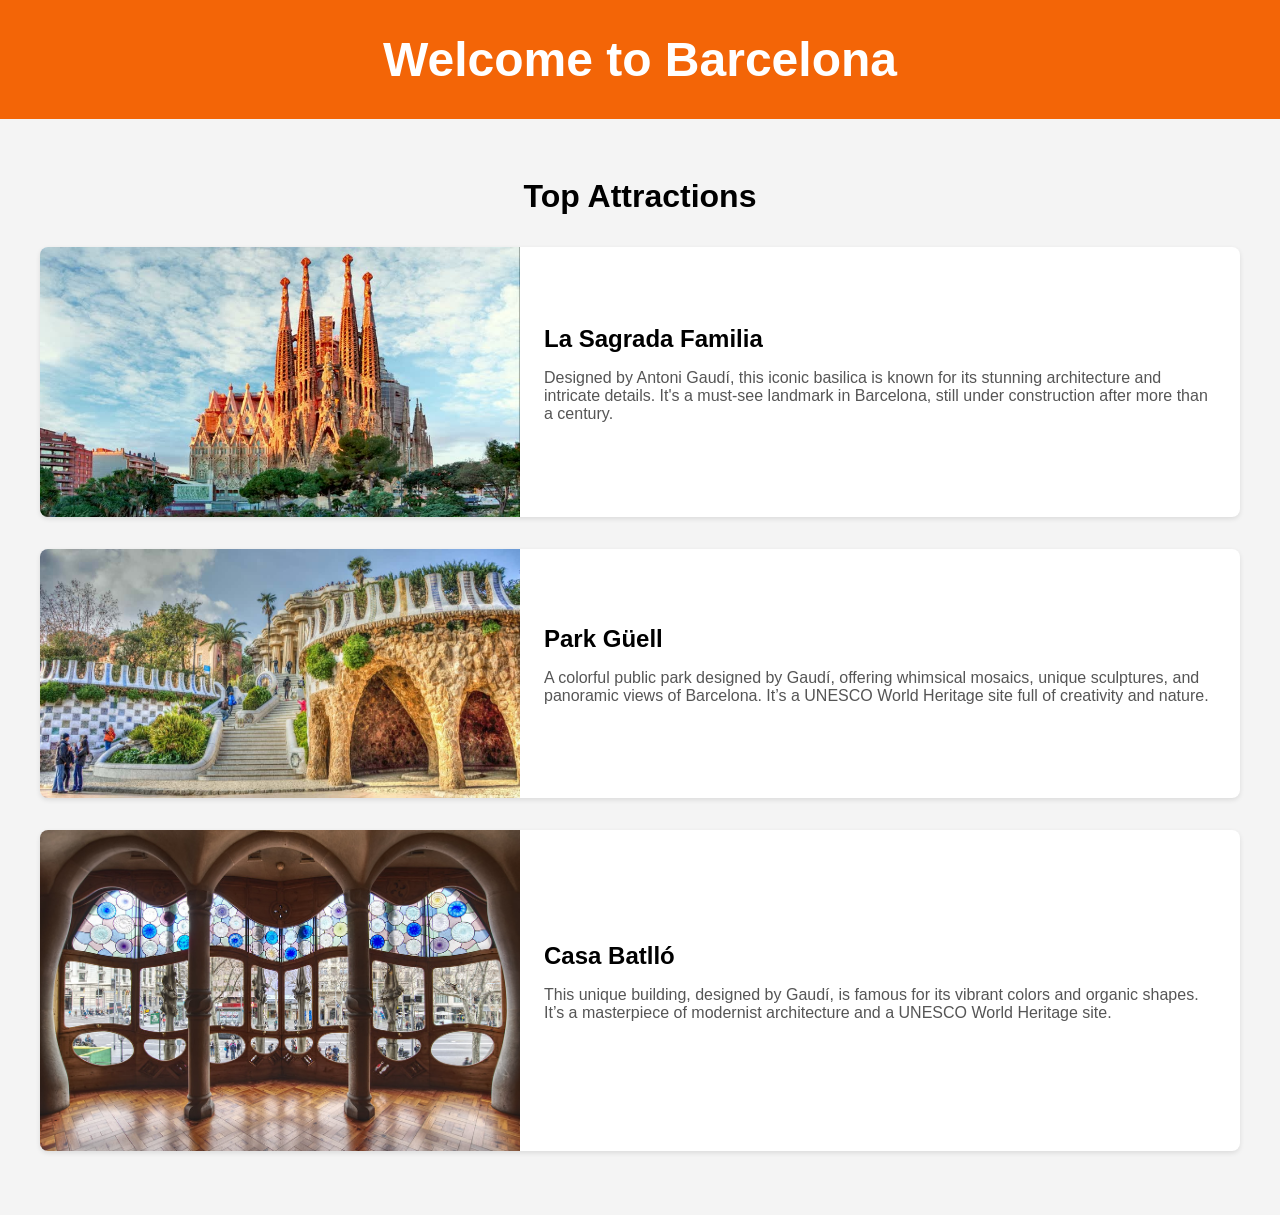
<file: index3.html>
<!DOCTYPE html>
<html lang="en">

<head>
    <meta charset="UTF-8">
    <meta name="viewport" content="width=device-width, initial-scale=1.0">
    <meta http-equiv="X-UA-Compatible" content="ie=edge">
    <title>Barcelona</title>

    <!-- CSS Styles -->
    <style>
        body {
            font-family: Arial, sans-serif;
            margin: 0;
            padding: 0; 
            background-color: #f4f4f4;
        }

        header {
            background-color: #f36507;
            color: white;
            padding: 2rem;
            text-align: center;
        }

        header h1 {
            margin: 0;
            font-size: 3rem;
        }

        .attractions {
            padding: 2rem;
            max-width: 1200px;
            margin: 0 auto;
        }

        .attractions h2 {
            text-align: center;
            font-size: 2rem;
            margin-bottom: 2rem;
        }

        .attraction {
            display: flex;
            align-items: center;
            margin-bottom: 2rem;
            background-color: white;
            border-radius: 8px;
            box-shadow: 0 2px 5px rgba(0, 0, 0, 0.1);
            overflow: hidden;
        }

        .attraction img {
            width: 40%;
            height: auto;
            object-fit: cover;
        }

        .content {
            padding: 1.5rem;
            width: 60%;
        }

        .content h3 {
            font-size: 1.5rem;
            margin: 0 0 1rem 0;
        }

        .content p {
            color: #555;
            font-size: 1rem;
        }
    </style>

</head>

<body>

    <header>
        <h1>Welcome to Barcelona</h1>
    </header>

    <section class="attractions">
        <h2>Top Attractions</h2>

        <div class="attraction">
            <img src="images/sagrada.jpg" alt="">
            <div class="content">
                <h3>La Sagrada Familia</h3>
                <p>Designed by Antoni Gaudí, this iconic basilica is known for its stunning architecture and intricate details. It's a must-see landmark in Barcelona, still under construction after more than a century.</p>
            </div>
        </div>

        <div class="attraction">
            <img src="images/guell.jpg" alt="">
            <div class="content">
                <h3>Park Güell</h3>
                <p>A colorful public park designed by Gaudí, offering whimsical mosaics, unique sculptures, and panoramic views of Barcelona. It’s a UNESCO World Heritage site full of creativity and nature.</p>
            </div>
        </div>

        <div class="attraction">
            <img src="images/casa-batllo.jpeg" alt="">
            <div class="content">
                <h3>Casa Batlló</h3>
                <p>This unique building, designed by Gaudí, is famous for its vibrant colors and organic shapes. It’s a masterpiece of modernist architecture and a UNESCO World Heritage site.</p>
            </div>
        </div>

    </section>
</body>
</html>
</file>
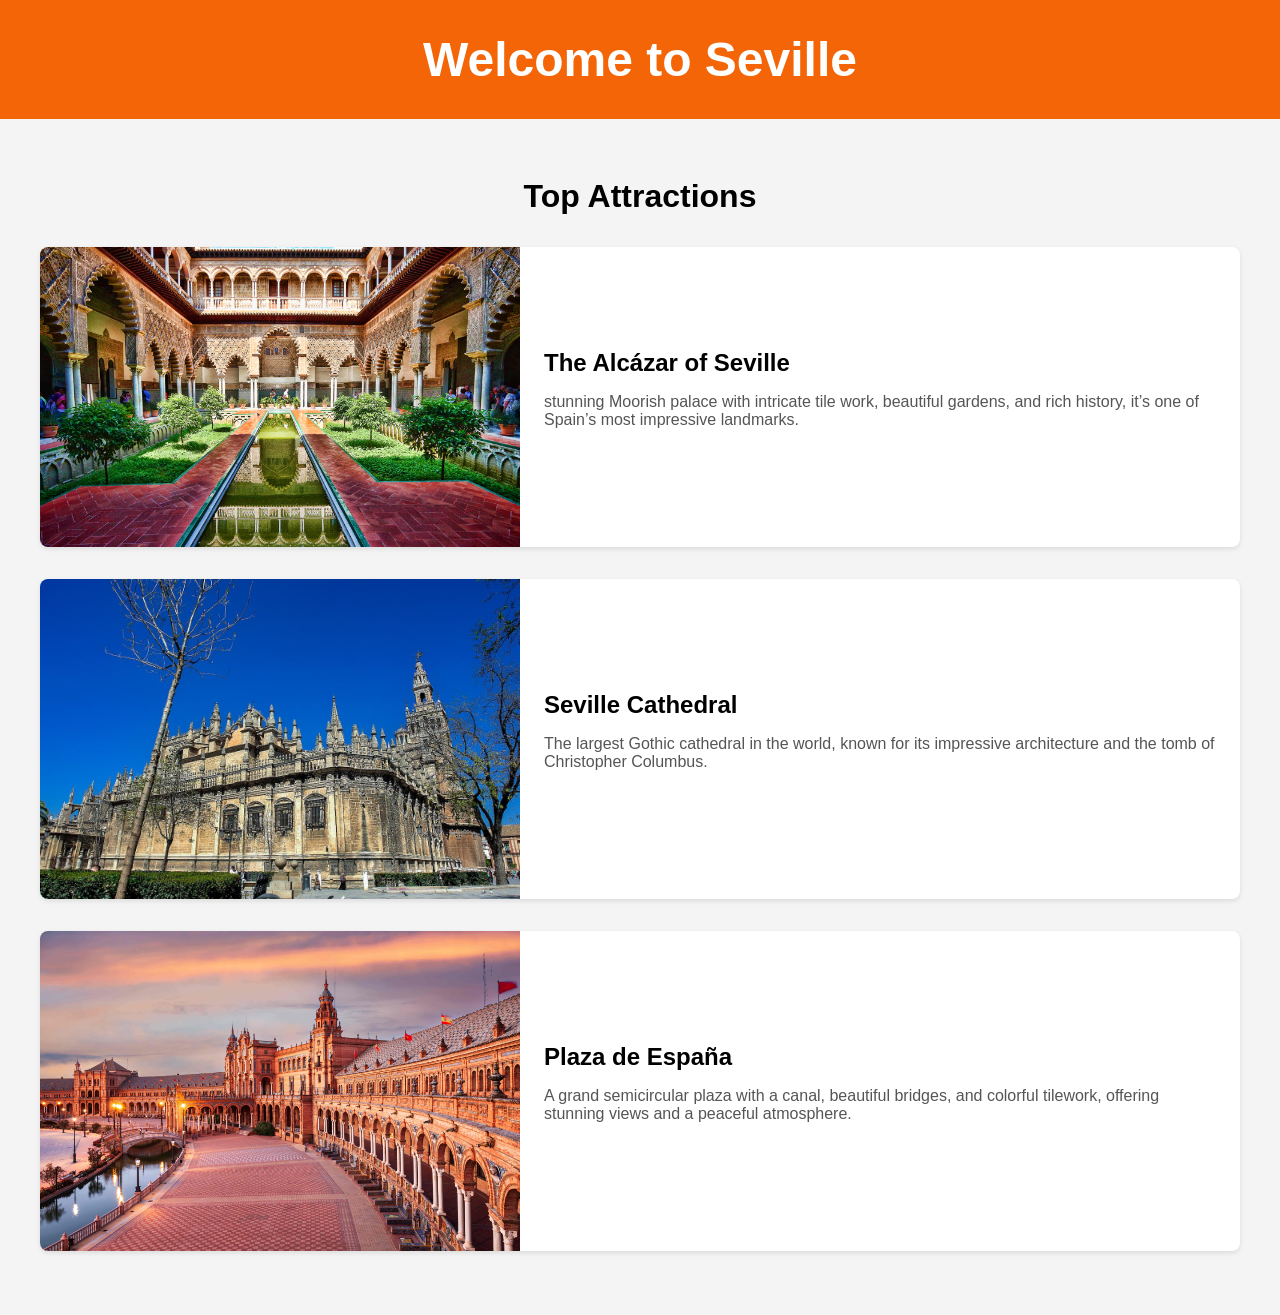
<file: index4.html>
<!DOCTYPE html>
<html lang="en">

<head>
    <meta charset="UTF-8">
    <meta name="viewport" content="width=device-width, initial-scale=1.0">
    <meta http-equiv="X-UA-Compatible" content="ie=edge">
    <title>Seville</title>

    <!-- CSS Styles -->
    <style>
        body {
            font-family: Arial, sans-serif;
            margin: 0;
            padding: 0;
            background-color: #f4f4f4;
        }

        header {
            background-color: #f36507;
            color: white;
            padding: 2rem;
            text-align: center;
        }

        header h1 {
            margin: 0;
            font-size: 3rem;
        }

        .attractions {
            padding: 2rem;
            max-width: 1200px;
            margin: 0 auto;
        }

        .attractions h2 {
            text-align: center;
            font-size: 2rem;
            margin-bottom: 2rem;
        }

        .attraction {
            display: flex;
            align-items: center;
            margin-bottom: 2rem;
            background-color: white;
            border-radius: 8px;
            box-shadow: 0 2px 5px rgba(0, 0, 0, 0.1);
            overflow: hidden;
        }

        .attraction img {
            width: 40%;
            height: auto;
            object-fit: cover;
        }

        .content {
            padding: 1.5rem;
            width: 60%;
        }

        .content h3 {
            font-size: 1.5rem;
            margin: 0 0 1rem 0;
        }

        .content p {
            color: #555;
            font-size: 1rem;
        }

    </style>

</head>

<body>

    <header>
        <h1>Welcome to Seville</h1>
    </header>

    <section class="attractions">
        <h2>Top Attractions</h2>

        <div class="attraction">
            <img src="images/alcazar.jpg" alt="">
            <div class="content">
                <h3>The Alcázar of Seville</h3>
                <p> stunning Moorish palace with intricate tile work, beautiful gardens, and rich history, it’s one of Spain’s most impressive landmarks.</p>
            </div>
        </div>

        <div class="attraction">
            <img src="images/seville-cathedral.jpg" alt="">
            <div class="content">
                <h3>Seville Cathedral</h3>
                <p>The largest Gothic cathedral in the world, known for its impressive architecture and the tomb of Christopher Columbus.</p>
            </div>
        </div>

        <div class="attraction">
            <img src="images/plaza_seville.jpg" alt="">
            <div class="content">
                <h3>Plaza de España</h3>
                <p>A grand semicircular plaza with a canal, beautiful bridges, and colorful tilework, offering stunning views and a peaceful atmosphere.</p>
            </div>
        </div>

    </section>

</body>

</html>
</file>
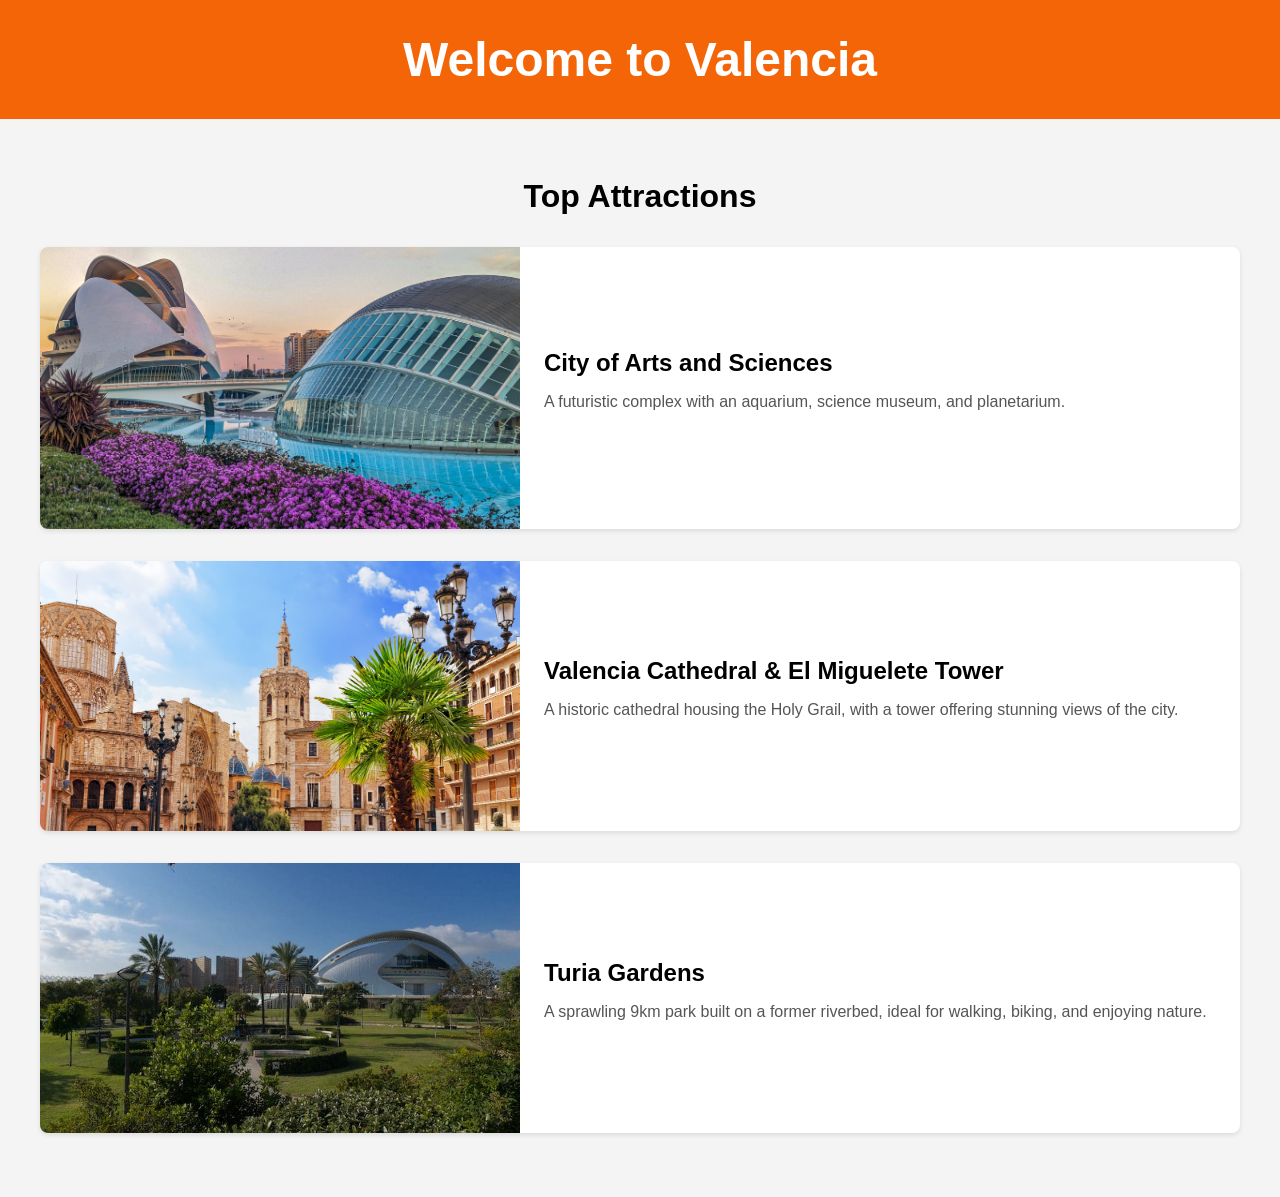
<file: index5.html>
<!DOCTYPE html>
<html lang="en">

<head>
    <meta charset="UTF-8">
    <meta name="viewport" content="width=device-width, initial-scale=1.0">
    <meta http-equiv="X-UA-Compatible" content="ie=edge">
    <title>Valencia</title>

    <!-- CSS Styles -->
    <style>
        body {
            font-family: Arial, sans-serif;
            margin: 0;
            padding: 0;
            

            background-color: #f4f4f4;
        }

        header {
            background-color: #f36507;
            color: white;
            padding: 2rem;
            text-align: center;
        }

        header h1 {
            margin: 0;
            font-size: 3rem;
        }

        .attractions {
            padding: 2rem;
            max-width: 1200px;
            margin: 0 auto;
        }

        .attractions h2 {
            text-align: center;
            font-size: 2rem;
            margin-bottom: 2rem;
        }

        .attraction {
            display: flex;
            align-items: center;
            margin-bottom: 2rem;
            background-color: white;
            border-radius: 8px;
            box-shadow: 0 2px 5px rgba(0, 0, 0, 0.1);
            overflow: hidden;
        }

        .attraction img {
            width: 40%;
            height: auto;
            object-fit: cover;
        }

        .content {
            padding: 1.5rem;
            width: 60%;
        }

        .content h3 {
            font-size: 1.5rem;
            margin: 0 0 1rem 0;
        }

        .content p {
            color: #555;
            font-size: 1rem;
        }

    </style>

</head>

<body>

    <header>
        <h1>Welcome to Valencia</h1>
    </header>

    <section class="attractions">
        <h2>Top Attractions</h2>

        <div class="attraction">
            <img src="images/city_art.jpg" alt="">
            <div class="content">
                <h3>City of Arts and Sciences</h3>
                <p>  A futuristic complex with an aquarium, science museum, and planetarium.</p>
            </div>
        </div>

        <div class="attraction">
            <img src="images/Catedral-y-Micalet.jpg" alt="">
            <div class="content">
                <h3>Valencia Cathedral & El Miguelete Tower</h3>
                <p>A historic cathedral housing the Holy Grail, with a tower offering stunning views of the city.</p>
            </div>
        </div>

        <div class="attraction">
            <img src="images/Turia-Garden.jpg" alt="">
            <div class="content">
                <h3>Turia Gardens</h3>
                <p>A sprawling 9km park built on a former riverbed, ideal for walking, biking, and enjoying nature.</p>
            </div>
        </div>

    </section>

</body>

</html>
</file>
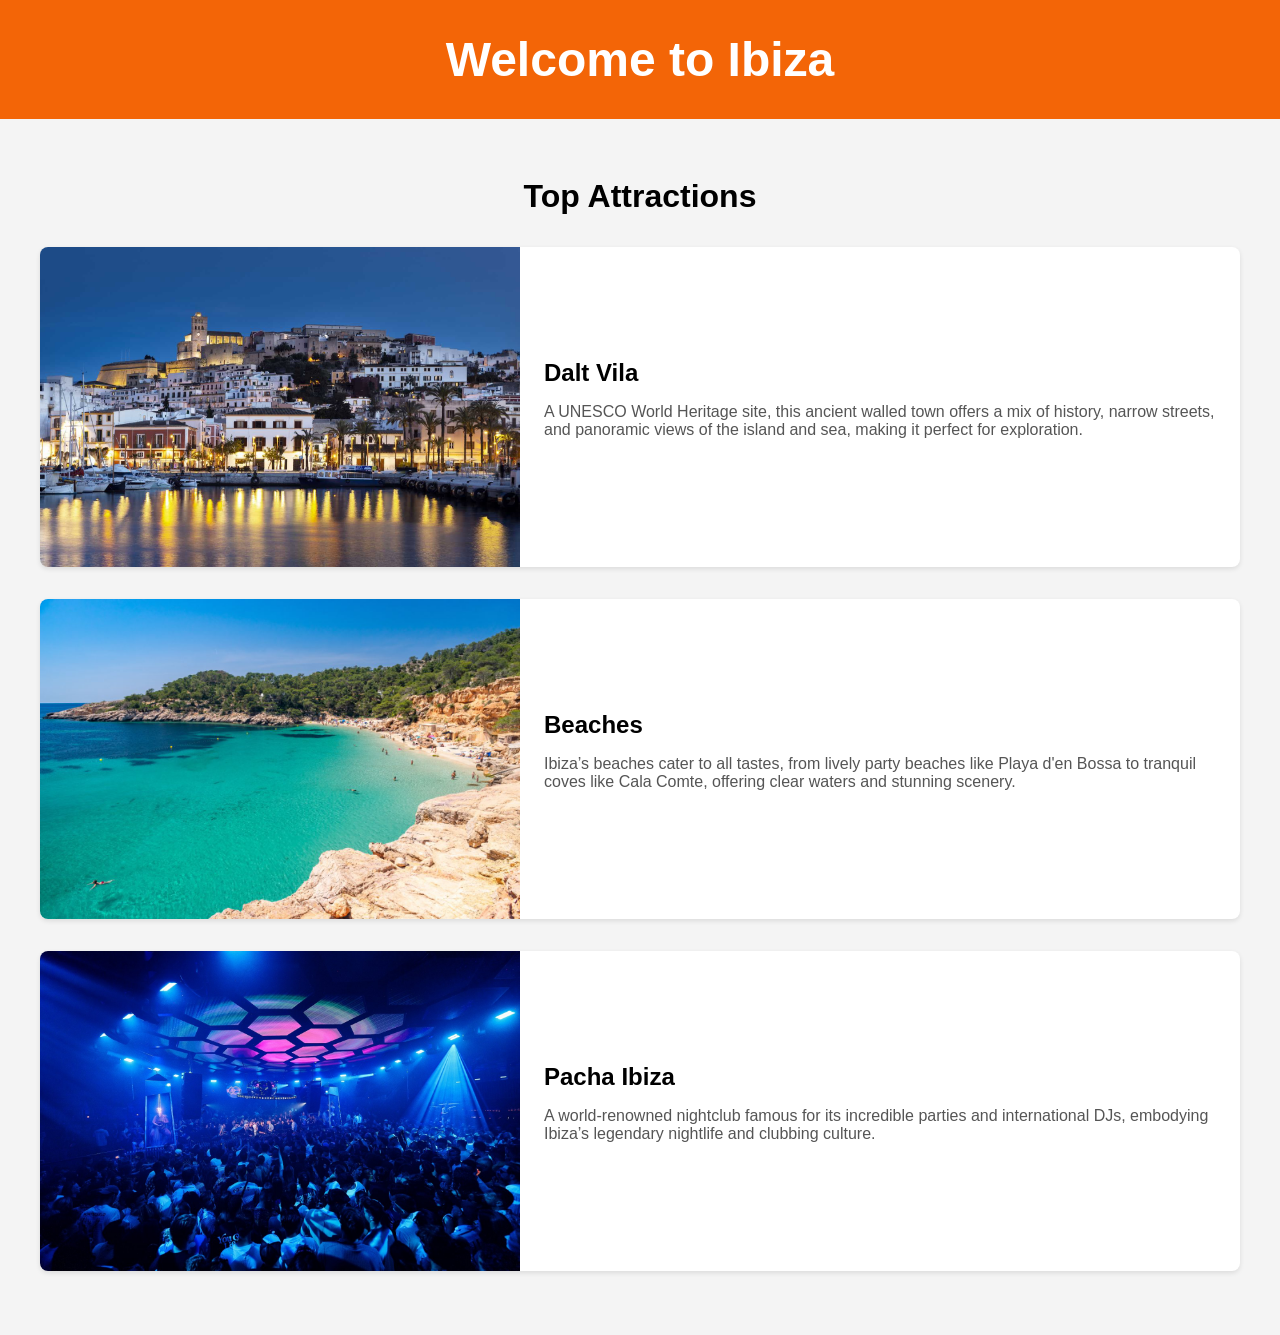
<file: index6.html>
<!DOCTYPE html>
<html lang="en">

<head>
    <meta charset="UTF-8">
    <meta name="viewport" content="width=device-width, initial-scale=1.0">
    <meta http-equiv="X-UA-Compatible" content="ie=edge">
    <title>Explore Madrid</title>

    <!-- CSS Styles -->
    <style>

        body {
            font-family: Arial, sans-serif;
            margin: 0;
            padding: 0;
            background-color: #f4f4f4;
        }

        header {
            background-color: #f36507;
            color: white;
            padding: 2rem;
            text-align: center;
        }

        header h1 {
            margin: 0;
            font-size: 3rem;
        }

        .attractions {
            padding: 2rem;
            max-width: 1200px;
            margin: 0 auto;
        }

        .attractions h2 {
            text-align: center;
            font-size: 2rem;
            margin-bottom: 2rem;
        }

        .attraction {
            display: flex;
            align-items: center;
            margin-bottom: 2rem;
            background-color: white;
            border-radius: 8px;
            box-shadow: 0 2px 5px rgba(0, 0, 0, 0.1);
            overflow: hidden;
        }

        .attraction img {
            width: 40%;
            height: auto;
            object-fit: cover;
        }

        .content {
            padding: 1.5rem;
            width: 60%;
        }

        .content h3 {
            font-size: 1.5rem;
            margin: 0 0 1rem 0;
        }

        .content p {
            color: #555;
            font-size: 1rem;
        }

    </style>

</head>

<body>

    <header>
        <h1>Welcome to Ibiza</h1>
    </header>

    <section class="attractions">
        <h2>Top Attractions</h2>

        <div class="attraction">
            <img src="images/Dalt-Vila.jpeg" alt="">
            <div class="content">
                <h3>Dalt Vila</h3>
                <p> A UNESCO World Heritage site, this ancient walled town offers a mix of history, narrow streets, and panoramic views of the island and sea, making it perfect for exploration.</p>
            </div>
        </div>

        <div class="attraction">
            <img src="images/Blog-post.jpg" alt="">
            <div class="content">
                <h3>Beaches</h3>
                <p>Ibiza’s beaches cater to all tastes, from lively party beaches like Playa d'en Bossa to tranquil coves like Cala Comte, offering clear waters and stunning scenery.</p>
            </div>
        </div>

        <div class="attraction">
            <img src="images/pacha.jpg" alt="">
            <div class="content">
                <h3>Pacha Ibiza</h3>
                <p> A world-renowned nightclub famous for its incredible parties and international DJs, embodying Ibiza’s legendary nightlife and clubbing culture.</p>
            </div>
        </div>

    </section>

</body>

</html>
</file>
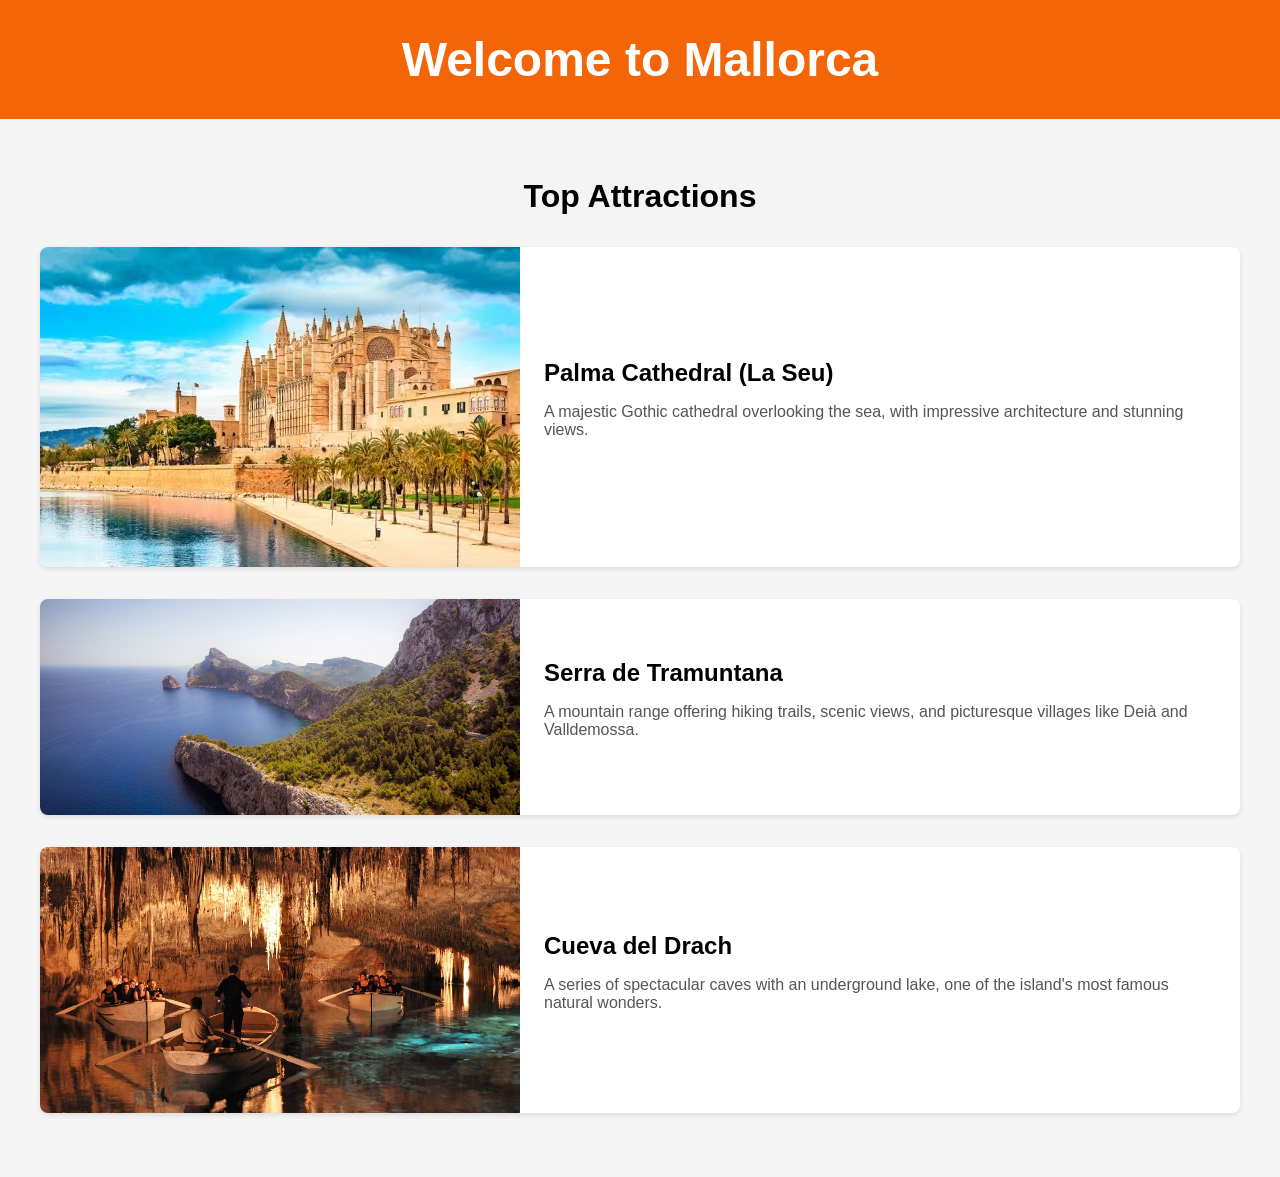
<file: index7.html>
<!DOCTYPE html>
<html lang="en">

<head>
    <meta charset="UTF-8">
    <meta name="viewport" content="width=device-width, initial-scale=1.0">
    <meta http-equiv="X-UA-Compatible" content="ie=edge">
    <title>Explore Madrid</title>

    <!-- CSS Styles -->
    <style>

        body {
            font-family: Arial, sans-serif;
            margin: 0;
            padding: 0;
            background-color: #f4f4f4;
        }

        header {
            background-color: #f36507;
            color: white;
            padding: 2rem;
            text-align: center;
        }

        header h1 {
            margin: 0;
            font-size: 3rem;
        }

        .attractions {
            padding: 2rem;
            max-width: 1200px;
            margin: 0 auto;
        }

        .attractions h2 {
            text-align: center;
            font-size: 2rem;
            margin-bottom: 2rem;
        }

        .attraction {
            display: flex;
            align-items: center;
            margin-bottom: 2rem;
            background-color: white;
            border-radius: 8px;
            box-shadow: 0 2px 5px rgba(0, 0, 0, 0.1);
            overflow: hidden;
        }

        .attraction img {
            width: 40%;
            height: auto;
            object-fit: cover;
        }

        .content {
            padding: 1.5rem;
            width: 60%;
        }

        .content h3 {
            font-size: 1.5rem;
            margin: 0 0 1rem 0;
        }

        .content p {
            color: #555;
            font-size: 1rem;
        }

    </style>

</head>

<body>

    <header>
        <h1>Welcome to Mallorca</h1>
    </header>

    <section class="attractions">
        <h2>Top Attractions</h2>

        <div class="attraction">
            <img src="images/palma.avif" alt="">
            <div class="content">
                <h3>Palma Cathedral (La Seu)</h3>
                <p> A majestic Gothic cathedral overlooking the sea, with impressive architecture and stunning views.</p>
            </div>
        </div>

        <div class="attraction">
            <img src="images/serra.avif" alt="">
            <div class="content">
                <h3>Serra de Tramuntana</h3>
                <p>A mountain range offering hiking trails, scenic views, and picturesque villages like Deià and Valldemossa.</p>
            </div>
        </div>

        <div class="attraction">
            <img src="images/cuevas-del-drach.jpg" alt="">
            <div class="content">
                <h3>Cueva del Drach</h3>
                <p> A series of spectacular caves with an underground lake, one of the island's most famous natural wonders.</p>
            </div>
        </div>

    </section>

</body>

</html>
</file>
